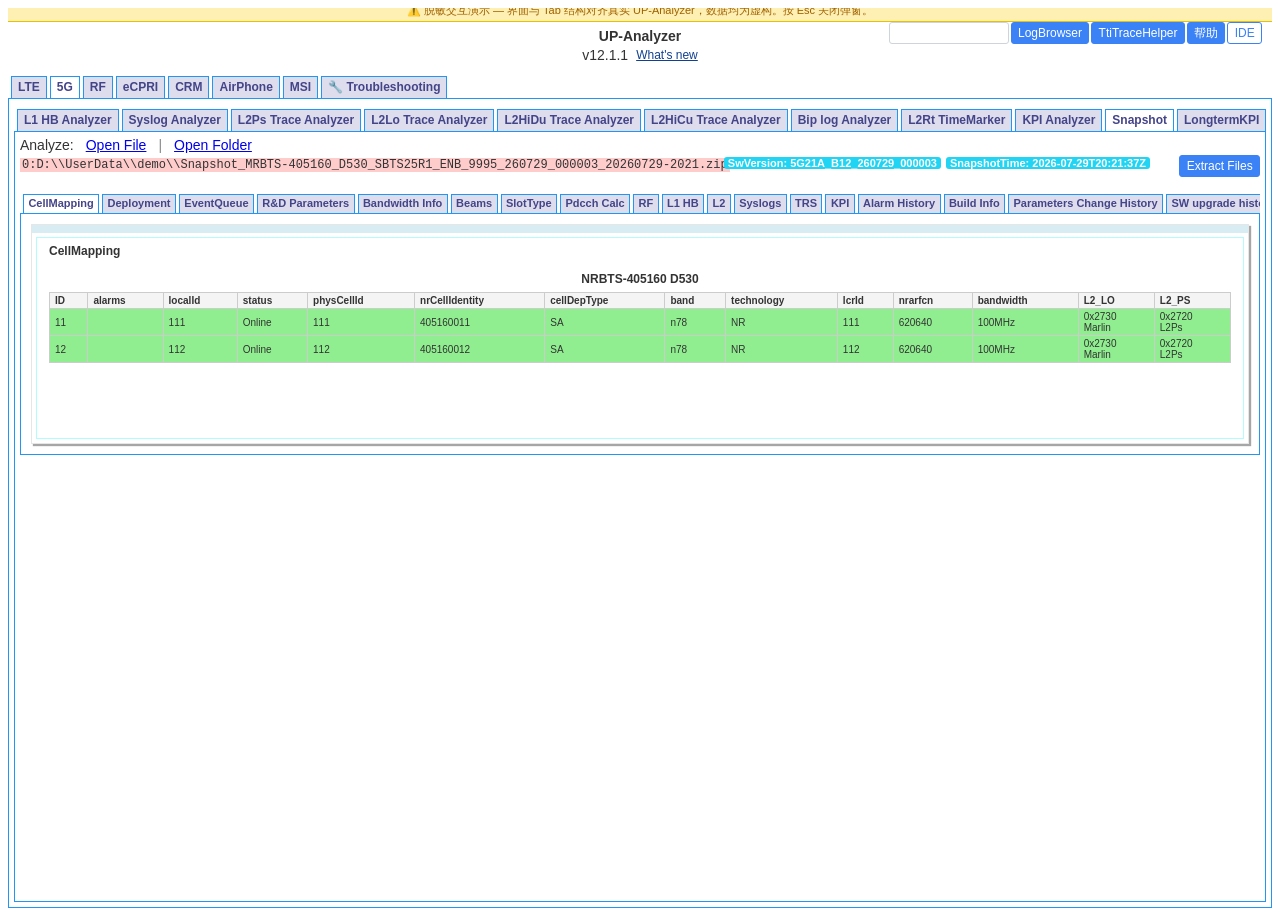
<file: demo/index.html>
<!DOCTYPE html>
<html lang="zh-CN">
<head>
  <meta charset="UTF-8">
  <meta name="viewport" content="width=device-width, initial-scale=1.0">
  <title>UP-Analyzer</title>
  <link rel="icon" href="assets/icon.png">
  <style>
    * { box-sizing: border-box; margin: 0; padding: 0; }
    html, body {
      height: 100%;
      font-family: -apple-system, BlinkMacSystemFont, "Segoe UI", Roboto, sans-serif;
      background: #fff;
      color: #333;
      font-size: 14px;
      overflow: hidden;
    }
    body { margin: 8px; display: flex; flex-direction: column; }
    #app-tabs { flex: 1; min-height: 0; display: flex; flex-direction: column; }
    #app-panels { flex: 1; min-height: 0; display: flex; flex-direction: column; }

    .demo-strip {
      background: #FEEFB3; color: #9F6000; font-size: 11px; text-align: center;
      padding: 3px; margin: -8px -8px 4px; border-bottom: 1px solid #e6c200;
    }

    .app-header { position: relative; min-height: 42px; margin-bottom: 3px; }
    .version {
      position: absolute; top: 2px; left: 50%; transform: translateX(-50%);
      display: flex; flex-direction: column; align-items: center; gap: 0; z-index: 1;
    }
    .upa-title { font-size: 14px; font-weight: bold; line-height: 1.2; }
    .version-row { display: flex; align-items: center; gap: 8px; min-height: 20px; }
    .version-row label { font-size: inherit; }
    .whats-new { font-size: 12px; color: #124191; text-decoration: underline; cursor: pointer; }
    .top-right {
      position: absolute; right: 10px; top: 0; display: flex; align-items: center;
      gap: 2px; transform: translateY(-4px); z-index: 2;
    }
    .search-box {
      border: 1px solid #ced4da; border-radius: 3px; padding: 2px 6px;
      font-size: 12px; width: 120px; height: 22px;
    }
    .p-btn {
      box-sizing: border-box; min-height: 22px; height: 22px; padding: 0 0.45rem;
      font-size: 12px; border: 1px solid #3B82F6; background: #3B82F6; color: #fff;
      border-radius: 3px; cursor: pointer; display: inline-flex; align-items: center;
    }
    .p-btn:hover { background: #2563eb; }
    .p-btn-outlined { background: #fff; color: #3B82F6; }
    .p-btn-outlined:hover { background: #eff6ff; }
    .p-btn-outlined.loaded { background: lightgreen; }

    .tabs { display: flex; flex-direction: column; flex: 1; min-height: 0; }
    .tab-list {
      border-bottom: 1px solid #2196F3; padding-left: 0; margin: 3px 0 0;
      list-style: none; white-space: nowrap; overflow-x: auto;
    }
    .tab-list-item {
      display: inline-block; margin: 2px 0 -1px 3px; border: 1px solid #2196F3;
      padding: 3px 0.5em; background: #DDE; cursor: pointer;
      font: bold 12px Verdana, sans-serif; color: #448; height: 23px; user-select: none;
    }
    .tab-list-item:hover:not(.tab-list-active) { color: #118df3; background: #AAE; border-color: #227; }
    .tab-list-item.tab-list-active { background: white; border-bottom: 1px solid white; }
    .tab-content {
      border: 1px solid #2196F3; border-top: none; padding: 5px; flex: 1;
      overflow: auto; position: relative; min-height: 0; background: #fff;
    }
    .tab-panel { display: none; height: 100%; flex-direction: column; min-height: 0; flex: 1; }
    .tab-panel.active { display: flex; }
    #panel-5g.active { position: relative; min-height: 0; flex: 1; flex-direction: column; }
    #panel-5g .spinner-mask { position: absolute; inset: 0; z-index: 50; }
    #g5-tabs { min-height: 0; flex: 1; display: flex; flex-direction: column; }
    #g5-tab-list { position: relative; z-index: 5; background: #fff; flex-shrink: 0; }
    #g5-tabs > .tab-content { position: relative; flex: 1; min-height: 0; overflow: auto; }
    .view-panel { display: none; flex-direction: column; min-height: 0; }
    .view-panel.active { display: flex; }
    .g5-panel { width: 100%; flex: 1; min-height: 0; }
    #g5-l2ps { flex: 1; min-height: 0; }
    #g5-l2ps .inner-tab-list > .tab-list { position: relative; z-index: 4; background: #fff; flex-shrink: 0; }
    #g5-l2ps .inner-tab-list { flex: 1; display: flex; flex-direction: column; min-height: 0; width: 100%; }
    #g5-l2ps .inner-tab-list > .tab-content { flex: 1; overflow: auto; min-height: 0; width: 100%; }
    #g5-l2ps .l2ps-body, #g5-l2ps .rach-sub-tabs, #g5-l2ps .l2ps-sub-tabs { width: 100%; }
    #g5-l2ps .rach-sub-body, #g5-l2ps .l2ps-sub-body { width: 100%; }
    .rach-sub-tabs { flex: 1; display: flex; flex-direction: column; min-height: 0; }
    .rach-sub-tabs > .tab-content { flex: 1; overflow: auto; min-height: 0; }
    .rach-sub-tabs .tab-list-item { font-size: 10px; height: 18px; padding: 1px 0.35em; }
    .stats-stack { padding: 0 6px 16px; width: 100%; }

    .open-row { display: flex; align-items: center; gap: 12px; margin-bottom: 4px; flex-wrap: wrap; }
    .open-file {
      font-size: 14px; font-family: Arial, Helvetica Neue, Helvetica, sans-serif;
      color: #0000ee; text-decoration: underline; cursor: pointer;
    }
    .files-block { position: relative; margin-bottom: 6px; min-height: 22px; }
    .snapshot-tags {
      position: absolute; right: 110px; top: 0; display: flex; gap: 5px; z-index: 2;
    }
    .extract-btn {
      position: absolute; right: 0; top: -2px;
    }
    .cell-mapping-title {
      text-align: center; font-weight: bold; font-size: 12px; margin: 4px 0 6px;
      font-family: Verdana, sans-serif;
    }
    .cell-mapping-scroll { overflow-x: auto; }
    .data-table.dense { font-size: 10px; white-space: nowrap; }
    .data-table.dense th, .data-table.dense td { padding: 2px 5px; }
    .data-table tr.row-online td { background: #90EE90; }
    .show-files { font: normal 12px "Courier New", Courier, Monospace; line-height: 1.4em; word-break: break-all; }
    .colored-filename { cursor: pointer; padding: 0 2px; }
    .tags { display: flex; position: absolute; right: 10px; top: 0; gap: 5px; }
    .tag-string {
      color: #fff; background-color: #21d4f3; border-radius: 3px;
      padding: 0 4px; font-weight: 700; font-size: 11px;
    }

    .item {
      box-shadow: 2px 2px 1px #a6a6a6; border: 1px solid #e6e6e6; margin: 5px;
      background: white; flex: 1; min-height: 120px; display: flex; flex-direction: column;
    }
    .handler { height: 8px; cursor: move; background-color: #d8ecf3; }
    .fieldset {
      border: 1px solid rgba(0, 242, 255, 0.3); margin: 4px; padding: 4px;
      font-family: Verdana, Geneva, Tahoma, sans-serif; font-size: smaller; flex: 1;
    }
    .fieldset-legend { padding: 2px 8px; font-weight: bold; font-size: 12px; color: #333; }
    .fieldset-body { padding: 8px; }

    .data-table { width: 100%; border-collapse: collapse; font-size: 12px; font-family: Verdana, sans-serif; }
    .data-table th, .data-table td { border: 1px solid #ccc; padding: 4px 8px; text-align: left; }
    .data-table th { background: #f4f4f4; }

    .chart-area { padding: 12px; font-family: Verdana, sans-serif; }
    .chart-title { font-weight: bold; font-size: 13px; margin-bottom: 12px; }
    .bar-row { display: flex; align-items: flex-end; gap: 32px; height: 180px; padding: 0 20px; }
    .bar-group { text-align: center; }
    .bars { display: flex; gap: 4px; align-items: flex-end; height: 140px; }
    .bar { width: 28px; border-radius: 2px 2px 0 0; transition: height 0.5s; }
    .bar.ok { background: #4CAF50; }
    .bar.nok { background: #f44336; }
    .bar-label { font-size: 11px; margin-top: 6px; color: #555; }

    .isa_info {
      margin: 6px 0; padding: 8px 12px; border-radius: 0.5em; box-shadow: 1px 1px 3px #888;
      color: #00529B; background-color: #BDE5F8; font-size: 12px;
    }
    .spinner-mask {
      display: none; position: absolute; inset: 0; background: rgba(255,255,255,0.7);
      align-items: center; justify-content: center; z-index: 50;
      font: bold 13px Verdana, sans-serif; color: #2196F3;
    }
    .spinner-mask.show { display: flex; }

    .inner-tab-list { margin-top: 4px; }
    .inner-tab-list .tab-list-item { font-size: 11px; height: 20px; padding: 2px 0.4em; }
    .rule-hit { color: #c62828; }
    .rule-ok { color: #2e7d32; }
    .mono { font: 12px Consolas, "Courier New", monospace; line-height: 1.55; }

    /* visual mocks */
    .heatmap {
      display: grid; grid-template-columns: repeat(14, 1fr); gap: 2px; max-width: 420px;
    }
    .heatmap span {
      aspect-ratio: 1; border-radius: 2px; min-width: 18px;
    }
    .sparkline { display: flex; align-items: flex-end; gap: 2px; height: 48px; margin-top: 8px; }
    .sparkline i {
      flex: 1; background: #2196F3; border-radius: 1px 1px 0 0; min-width: 4px;
    }
    .beam-grid {
      display: grid; grid-template-columns: repeat(8, 28px); gap: 3px; margin-top: 8px;
    }
    .beam-cell {
      width: 28px; height: 28px; border-radius: 3px; font-size: 9px;
      display: flex; align-items: center; justify-content: center; color: #fff;
    }
    .pcap-list { max-height: 200px; overflow: auto; }
    .link-list { font-size: 13px; line-height: 1.8; padding: 8px 16px; }
    .link-list h3 { font-size: 14px; margin: 12px 0 6px; color: #124191; }
    .link-list a { color: #0000ee; }

    /* L2Ps TTI trace charts */
    .l2ps-files { min-height: 20px; margin-bottom: 4px; }
    .tti-toolbar { display: flex; gap: 6px; justify-content: flex-end; margin: 4px 0 6px; flex-wrap: wrap; }
    .tti-toolbar .preview-on { background: #90EE90 !important; border-color: #4CAF50 !important; color: #1b5e20 !important; }
    .tti-chart-block { border: 1px solid #d0d0d0; margin: 6px 4px; background: #fff; }
    .tti-chart-head {
      display: flex; align-items: center; gap: 6px; padding: 4px 8px;
      border-bottom: 1px solid #eee; font-size: 11px; flex-wrap: wrap;
    }
    .tti-chart-head select { font-size: 11px; padding: 1px 4px; }
    .tti-chart-title { font-weight: bold; margin-left: auto; font-size: 12px; }
    .tti-chart-wrap {
      position: relative; margin: 8px 12px 4px; border-left: 1px solid #ccc; border-bottom: 1px solid #ccc;
      background: linear-gradient(to bottom, transparent 24%, #f5f5f5 24%, #f5f5f5 25%, transparent 25%, transparent 49%, #f5f5f5 49%, #f5f5f5 50%, transparent 50%, transparent 74%, #f5f5f5 74%, #f5f5f5 75%);
    }
    .tti-chart-bars { display: flex; align-items: flex-end; gap: 0; height: 100%; padding: 0 2px; }
    .tti-chart-bars span { flex: 1; min-width: 2px; background: #FF8C00; opacity: 0.88; }
    .tti-chart-bars.blue-area span { background: #42a5f5; opacity: 0.9; }
    .tti-chart-legend { font-size: 10px; color: #42a5f5; padding: 2px 12px 4px; font-family: Verdana, sans-serif; }
    .tti-chart-popup { float: right; font-size: 10px; color: #3B82F6; padding: 4px 8px; cursor: pointer; }
    .tti-marker {
      position: absolute; top: 0; bottom: 18px; width: 0; border-left: 2px dashed #e53935; z-index: 2; pointer-events: none;
    }
    .tti-xaxis {
      display: flex; justify-content: space-between; font-size: 10px; color: #666;
      padding: 2px 12px 6px; font-family: Verdana, sans-serif;
    }
    .tti-subcell-wrap {
      position: relative; margin: 8px 12px 4px; height: 100px; border-left: 1px solid #ccc; border-bottom: 1px solid #ccc;
      background: #fafafa;
    }
    .tti-subcell-bands {
      display: flex; height: 70%; margin-top: 12px; align-items: stretch;
    }
    .tti-subcell-bands div {
      flex: 1; border-right: 1px solid #ddd; display: flex; align-items: center; justify-content: center;
      font-size: 9px; color: #888;
    }
    .tti-subcell-line {
      position: absolute; left: 0; right: 0; top: 55%; height: 2px; background: #FF8C00;
    }
    .l2ps-sub-tabs { margin-top: 2px; }
    .l2ps-sub-tabs .tab-list-item { font-size: 10px; height: 18px; padding: 1px 0.35em; }

    /* Statistics heatmap tables (DL/Statistics) */
    .selected-range {
      font-size: 11px; margin: 4px 8px 2px; font-family: Verdana, sans-serif; color: #333;
    }
    .range-times { display: flex; gap: 12px; flex-wrap: wrap; margin-top: 4px; font-size: 10px; color: #555; }
    .range-times span { padding: 2px 6px; background: #e3f2fd; border-radius: 2px; }
    .range-bar {
      position: relative; height: 22px; margin: 4px 12px 8px; border: 1px solid #b0bec5;
      background: linear-gradient(to bottom, #fafafa, #eceff1); border-radius: 2px;
    }
    .range-bar-fill {
      position: absolute; top: 3px; bottom: 3px; left: 8%; right: 18%;
      background: linear-gradient(to bottom, #64b5f6, #42a5f5); border: 1px solid #1e88e5;
      border-radius: 2px; opacity: 0.85;
    }
    .range-bar-tick {
      position: absolute; top: 0; bottom: 0; width: 0; border-left: 1px dashed #e53935;
    }
    .stats-block { margin: 8px 0 14px; width: 100%; border: 1px solid #d0d0d0; background: #fff; padding-bottom: 4px; }
    .stats-title { font-weight: bold; font-size: 12px; text-align: center; margin-bottom: 4px; font-family: Verdana, sans-serif; }
    .stats-scroll { overflow-x: auto; width: 100%; }
    .stats-heatmap { border-collapse: collapse; font-size: 9px; font-family: Verdana, sans-serif; width: 100%; min-width: 680px; table-layout: fixed; }
    .stats-heatmap th, .stats-heatmap td { border: 1px solid #bbb; padding: 0; text-align: center; height: 18px; overflow: hidden; }
    .stats-heatmap th { background: #f4f4f4; font-weight: normal; padding: 2px 0; }
    .stats-heatmap td.has-bar { text-align: left; vertical-align: middle; }
    .cell-bar-wrap { display: flex; align-items: center; height: 16px; padding: 0 2px; gap: 2px; }
    .cell-bar-fill { display: inline-block; height: 12px; min-width: 3px; border-radius: 1px; }
    .cell-bar-fill.green { background: #04b404; }
    .cell-bar-fill.purple { background: #7b68ee; }
    .cell-bar-fill.orange { background: #ff9800; }
    .cell-bar-num { font-size: 8px; color: #333; white-space: nowrap; }
    .stats-heatmap th { background: #f4f4f4; font-weight: normal; }
    .stats-heatmap td.cell-high { color: #fff; font-size: 8px; }
    .stats-heatmap td.cell-low { background: #f8f8f8 !important; color: #444; }
    .stats-heatmap .avg-col { background: #ffcc80 !important; color: #333 !important; font-weight: bold; }
    .stats-heatmap .total-col { background: #ffcc80 !important; color: #333 !important; font-weight: bold; }
    .stats-heatmap tr.avg-row th, .stats-heatmap tr.avg-row td { background: #e1bee7 !important; font-weight: bold; color: #333; }
    .stats-heatmap td.cell-empty { background: #fff !important; color: transparent; }
    .stats-heatmap td.cell-mid { color: #fff; font-size: 8px; background: #7b68ee !important; }
    .stats-block-head { display: flex; align-items: center; justify-content: center; gap: 8px; margin-bottom: 2px; position: relative; }
    .stats-block-head .stats-title { margin: 0; flex: 1; text-align: center; }
    .stats-icons { position: absolute; right: 8px; display: flex; gap: 4px; font-size: 11px; color: #666; cursor: pointer; }

    /* Scheduling CsvTable (5G_Schedule_Table.json) */
    .sched-scroll { overflow: auto; max-height: 420px; margin: 4px; border: 1px solid #ccc; }
    .sched-table { border-collapse: collapse; font-size: 9px; font-family: Verdana, sans-serif; white-space: nowrap; }
    .sched-table th { background: #f0f0f0; border: 1px solid #bbb; padding: 3px 5px; position: sticky; top: 0; z-index: 1; font-weight: normal; }
    .sched-table td { border: 1px solid #ddd; padding: 2px 4px; }
    .sched-table tr.row-hl td { background: #A4E5A4; }
    .sched-table tr.row-nack td { background: #F5F692; }
    .sched-table .col-name { color: #0000ee; font-weight: bold; }

    /* overlays */
    .lb-overlay, .ide-overlay {
      display: none; position: fixed; inset: 0; background: rgba(0,0,0,0.35);
      z-index: 90; align-items: center; justify-content: center;
    }
    .lb-overlay.show, .ide-overlay.show { display: flex; z-index: 100; }
    .lb-window {
      width: 88%; max-width: 960px; height: 72%; background: #fff; border-radius: 4px;
      overflow: hidden; display: flex; flex-direction: column; box-shadow: 0 8px 32px rgba(0,0,0,0.3);
    }
    .lb-titlebar {
      background: #f0f0f0; padding: 6px 12px; font-size: 12px;
      display: flex; justify-content: space-between; align-items: center; border-bottom: 1px solid #ccc;
    }
    .lb-toolbar { padding: 6px 10px; border-bottom: 1px solid #e0e0e0; display: flex; gap: 6px; align-items: center; font-size: 12px; }
    .lb-filter { flex: 1; border: 1px solid #ced4da; border-radius: 3px; padding: 3px 8px; font-family: Consolas, monospace; font-size: 12px; }
    .lb-body { flex: 1; overflow: auto; padding: 8px 12px; font: 12px Consolas, monospace; line-height: 1.5; background: #fafafa; }
    .lb-hl { background: #fff3cd; }
    .ide-window {
      width: 92%; max-width: 1100px; height: 80%; background: #1e1e1e; border-radius: 6px;
      overflow: hidden; display: flex; flex-direction: column; box-shadow: 0 8px 32px rgba(0,0,0,0.4);
    }
    .ide-titlebar { background: #323233; color: #ccc; padding: 6px 12px; font-size: 12px; display: flex; justify-content: space-between; align-items: center; }
    .ide-body { display: flex; flex: 1; overflow: hidden; }
    .ide-sidebar { width: 48px; background: #252526; display: flex; flex-direction: column; align-items: center; padding-top: 8px; gap: 12px; font-size: 20px; }
    .ide-main { flex: 1; display: flex; flex-direction: column; }
    .ide-tabs { background: #2d2d2d; display: flex; padding: 0 8px; font-size: 12px; color: #969696; }
    .ide-tab { padding: 8px 16px; border-top: 2px solid transparent; }
    .ide-tab.active { color: #fff; background: #1e1e1e; border-top-color: #007acc; }
    .ide-chat { flex: 1; padding: 12px; overflow-y: auto; font-family: Consolas, monospace; font-size: 12px; color: #d4d4d4; }
    .ide-msg { margin-bottom: 12px; line-height: 1.5; }
    .ide-msg.user { color: #9cdcfe; }
    .ide-msg.agent { color: #ce9178; }
    .ide-msg code { color: #b5cea8; background: #2d2d2d; padding: 1px 4px; }
    .ide-close { background: none; border: none; color: #ccc; cursor: pointer; font-size: 16px; }
  </style>
</head>
<body>
  <div class="demo-strip">⚠️ 脱敏交互演示 — 界面与 Tab 结构对齐真实 UP-Analyzer，数据均为虚构。按 Esc 关闭弹窗。</div>

  <div class="app-header">
    <div class="version">
      <div class="upa-title">UP-Analyzer</div>
      <div class="version-row"><label>v12.1.1</label><span class="whats-new">What's new</span></div>
    </div>
    <div class="top-right">
      <input class="search-box" placeholder="" readonly title="Search">
      <button class="p-btn" onclick="showLogBrowser()">LogBrowser</button>
      <button class="p-btn">TtiTraceHelper</button>
      <button class="p-btn">帮助</button>
      <button class="p-btn p-btn-outlined" onclick="showIdeDemo()">IDE</button>
    </div>
  </div>

  <div class="tabs" id="app-tabs">
    <ol class="tab-list" id="app-tab-list"></ol>
    <div class="tab-content" id="app-panels"></div>
  </div>

  <div class="lb-overlay" id="lb-overlay">
    <div class="lb-window">
      <div class="lb-titlebar"><span>Log Browser Lite</span><button class="ide-close" onclick="hideLogBrowser()" style="color:#333">✕</button></div>
      <div class="lb-toolbar"><span>过滤：</span><input class="lb-filter" value="ERROR|WARN|L2_PS" readonly><button class="p-btn" style="font-size:11px">搜索</button></div>
      <div class="lb-body mono">
        <span style="color:#888">12:00:01</span> [INFO] L2_PS scheduler init OK<br>
        <span style="color:#888">12:00:02</span> <span class="lb-hl" style="color:#c62828">[WARN]</span> <span class="lb-hl">L2_PS</span> UE-42 HARQ NACK x3<br>
        <span style="color:#888">12:00:03</span> <span class="lb-hl" style="color:#c62828">[ERROR]</span> <span class="lb-hl">L2_PS</span> PDCCH CCE pool exhausted<br>
      </div>
    </div>
  </div>

  <div class="ide-overlay" id="ide-overlay">
    <div class="ide-window">
      <div class="ide-titlebar"><span>Cursor — UP-Analyzer 插件</span><button class="ide-close" onclick="hideIdeDemo()">✕</button></div>
      <div class="ide-body">
        <div class="ide-sidebar"><span>📁</span><span>🔍</span><span>🤖</span></div>
        <div class="ide-main">
          <div class="ide-tabs"><div class="ide-tab">code.cpp</div><div class="ide-tab active">智能体</div></div>
          <div class="ide-chat">
            <div class="ide-msg user">&gt; /upa-status</div>
            <div class="ide-msg agent">✓ 1 个可达实例 · 38 个已解析模块</div>
            <div class="ide-msg user">&gt; 对比 COUNTER_AVAIL_CH</div>
            <div class="ide-msg agent">OK：568,425,464 · NOK：534,669,170 · <span style="color:#f48771">Δ −5.94%</span></div>
          </div>
        </div>
      </div>
    </div>
  </div>

  <script>
  (function () {
    const FILE_COLORS = ['#FFCCCC','#CCFFCC','#CCCCFF','#FFFFCC','#FFCCFF','#CCFFFF'];
    const SYNTHETIC_FILES = [
      'D:\\\\UserData\\\\demo\\\\Snapshot_MRBTS-405160_D530_SBTS25R1_ENB_9995_260729_000003_20260729-2021.zip',
    ];
    const DEMO_SW_VERSION = '5G21A_B12_260729_000003';
    const DEMO_SNAPSHOT_TIME = '2026-07-29T20:21:37Z';

    function openRow() {
      return '<div class="open-row"><span>Analyze:</span><span class="open-file" data-action="load">Open File</span><span style="color:#888">|</span><span class="open-file" data-action="load">Open Folder</span></div>';
    }
    function denseTable(headers, rows, greenRows) {
      const th = headers.map(h => '<th>' + h + '</th>').join('');
      const tr = rows.map((r, i) => {
        const cls = greenRows && greenRows[i] ? ' class="row-online"' : '';
        return '<tr' + cls + '>' + r.map(c => '<td>' + c + '</td>').join('') + '</tr>';
      }).join('');
      return '<table class="data-table dense"><tr>' + th + '</tr>' + tr + '</table>';
    }
    function item(legend, body, minH) {
      return '<div class="item" style="min-height:' + (minH || 140) + 'px"><div class="handler"></div><div class="fieldset"><div class="fieldset-legend">' + legend + '</div><div class="fieldset-body">' + body + '</div></div></div>';
    }
    function table(headers, rows) {
      const th = headers.map(h => '<th>' + h + '</th>').join('');
      const tr = rows.map(r => '<tr>' + r.map(c => '<td>' + c + '</td>').join('') + '</tr>').join('');
      return '<table class="data-table"><tr>' + th + '</tr>' + tr + '</table>';
    }
    function heatmap(cols, rows, fn) {
      let h = '<div class="heatmap" style="grid-template-columns:repeat(' + cols + ',1fr)">';
      for (let i = 0; i < cols * rows; i++) h += '<span style="background:' + fn(i) + '"></span>';
      return h + '</div>';
    }
    function sparkline(heights) {
      return '<div class="sparkline">' + heights.map(h => '<i style="height:' + h + '%"></i>').join('') + '</div>';
    }
    function beamGrid() {
      const vals = [12,45,78,92,88,65,34,21, 18,52,81,95,90,70,40,25, 8,38,72,85,80,58,28,15, 5,22,48,60,55,42,18,10];
      return '<div class="beam-grid">' + vals.map((v,i) => {
        const c = 'hsl(210,' + v + '%,' + (35 + v*0.35) + '%)';
        return '<div class="beam-cell" style="background:' + c + '">' + (i+1) + '</div>';
      }).join('') + '</div>';
    }

    /* Snapshot tabs — from tools/5G/Snapshot/Main.py + common configurations */
    const SNAP_TAB_LABELS = [
      'CellMapping', 'Deployment', 'EventQueue', 'R&D Parameters', 'Bandwidth Info',
      'Beams', 'SlotType', 'Pdcch Calc', 'RF', 'L1 HB', 'L2', 'Syslogs', 'TRS', 'KPI',
      'Alarm History', 'Build Info', 'Parameters Change History', 'SW upgrade history', 'WebEM'
    ];

    function snapSlug(label) {
      return label.toLowerCase().replace(/&/g, '').replace(/[^a-z0-9]+/g, '-').replace(/^-|-$/g, '');
    }

    function cellMappingView() {
      const cols = ['ID','alarms','localId','status','physCellId','nrCellIdentity','cellDepType','band','technology','lcrId','nrarfcn','bandwidth','L2_LO','L2_PS'];
      const rows = [
        ['11','','111','Online','111','405160011','SA','n78','NR','111','620640','100MHz','0x2730<br>Marlin','0x2720<br>L2Ps'],
        ['12','','112','Online','112','405160012','SA','n78','NR','112','620640','100MHz','0x2730<br>Marlin','0x2720<br>L2Ps'],
      ];
      return '<div class="cell-mapping-title">NRBTS-405160 D530</div><div class="cell-mapping-scroll">' +
        denseTable(cols, rows, [true, true]) + '</div>';
    }

    function snapViewContent(label) {
      switch (label) {
        case 'CellMapping': return cellMappingView();
        case 'Deployment': return denseTable(['poolId','nodeId','cellId','role'], [['10','0x224D Loki','111','DL+UL'],['13','0x225D Loki','112','DL+UL']], [true, true]);
        case 'EventQueue': return '<div class="mono">EQ-001 · Cell setup complete · 2026-07-29 20:15:02<br>EQ-002 · Carrier activate · 2026-07-29 20:16:11</div>';
        case 'R&D Parameters': return denseTable(['RD param','value'], [['rdUlSrsLogMask','1'],['rdDlSrsLogControl','1']], [false, false]);
        case 'Bandwidth Info': return denseTable(['lcrId','DL BW','UL BW','SCS'], [['111','100 MHz','100 MHz','30 kHz'],['112','100 MHz','100 MHz','30 kHz']], [true, true]);
        case 'Beams': return beamGrid() + '<p style="font-size:11px;color:#888;margin-top:6px">SS / IRC / DFT / PMI beam views</p>';
        case 'SlotType': return denseTable(['Slot','DL type','UL type','k1'], [['0','SLOT_TYPE_B5','SLOT_TYPE_C4','4'],['1','SLOT_TYPE_B5','SLOT_TYPE_C4','4']], [true, true]);
        case 'Pdcch Calc': return '<div class="mono">lcrId 111 · search_space: dedicated(1) · UE-Specific(8)<br>CCE candidates: PRB 12–15, 16–19 …</div>';
        case 'RF': return '<div class="isa_info" style="margin:0 0 6px">RF|Syslog · bfcali calibration decode</div>' + denseTable(['RMOD','chain','subband','amplitude'], [['RMOD_L-1','RX_1','3','0.82'],['RMOD_L-1','RX_2','3','0.79']], [true, true]);
        case 'L1 HB': return sparkline([20,35,42,38,45,52,48,40,35,30,38,44,50,46]) + '<p style="font-size:11px;color:#888;margin-top:6px">SRS History Buffer SNR</p>';
        case 'L2': return '<div class="mono">L2Rt TimeMarker · L2Hb Trace · <a href="#" class="jump-l2ps">L2Ps Trace</a> · L2Lo · L2HiDu · L2HiCu</div>';
        case 'Syslogs': return '<div class="mono">[Current] L2_PS scheduler init OK<br>[Before Reset] RF calibration completed<br>[KnownIssues] —</div>';
        case 'TRS': return denseTable(['TRS param','value'], [['trsPeriodicity','20ms'],['trsResource','slot 4']], [false, false]);
        case 'KPI': return denseTable(['Counter','NRCELL-111','NRCELL-112'], [['COUNTER_AVAIL_CH','568,425,464','412,003,221'],['COUNTER_USED_CH','498,221,100','380,112,004']], [false, false]);
        case 'Alarm History': return denseTable(['Time','Alarm','Severity'], [['20:10:01','7747','Minor'],['20:12:44','—','—']], [false, false]);
        case 'Build Info': return denseTable(['Component','Version','Build'], [['L2-PS','25R1','B12_260729'],['L1-HB','25R1','B12_260729'],['RF','25R1','B12_260728']], [false, false, false]);
        case 'Parameters Change History': return '<div class="mono">2026-07-28 · actDlMuMimo: false → true (NRCELL-111)</div>';
        case 'SW upgrade history': return '<div class="mono">2026-07-20 · B12_260715 → B12_260729</div>';
        case 'WebEM': return '<div style="border:1px solid #ccc;height:140px;background:#f8f9fa;display:flex;align-items:center;justify-content:center;color:#666;font-size:12px">WebEM · ADMIN.html embedded preview</div>';
        default: return '<div class="mono">' + label + ' view</div>';
      }
    }

    function snapshotFileBar() {
      return '<div class="files-block" id="files-block">' +
        '<div class="snapshot-tags"><span class="tag-string">SwVersion: ' + DEMO_SW_VERSION + '</span><span class="tag-string">SnapshotTime: ' + DEMO_SNAPSHOT_TIME + '</span></div>' +
        '<button class="p-btn extract-btn">Extract Files</button>' +
        '<div class="show-files" id="file-list"><span class="colored-filename" style="background:#FFCCCC">0:' + SYNTHETIC_FILES[0] + '</span></div></div>';
    }

    function snapshotPanel() {
      const snapTabs = SNAP_TAB_LABELS.map((label, i) => {
        const slug = snapSlug(label);
        return '<li class="tab-list-item' + (i === 0 ? ' tab-list-active' : '') + '" data-snap="' + slug + '">' + label + '</li>';
      }).join('');
      const bodies = SNAP_TAB_LABELS.map((label, i) => {
        const slug = snapSlug(label);
        return '<div class="snap-body" data-snap-body="' + slug + '" style="display:' + (i === 0 ? 'block' : 'none') + '">' +
          item(label, snapViewContent(label), label === 'CellMapping' ? 220 : 160) + '</div>';
      }).join('');
      return '<div class="view-panel" data-view="snapshot">' + openRow() + snapshotFileBar() +
        '<div class="tabs inner-tab-list" id="snap-tabs"><ol class="tab-list snap-tab-list">' + snapTabs + '</ol><div class="tab-content">' + bodies + '</div></div></div>';
    }

    const L2PS_TABS = ['DL','UL','PDCCH','RACH','BwpSwitch','DPA','PagingOrSib','PmCounter','DRX','DSS','Scheduling','UE Table','AutoAnalyzer','Troubleshooting'];
    const L2PS_DL_SUB = ['Cell','Inter Cells','UE Overall','UE Per Second','UE Per TTI','UE Location','Statistics','ApsCorrelation','CPU Load','EIRP','L1Pooling','L2Pooling','MAX HARQ Table','Slice'];

    function l2psOpenRow() {
      return '<div class="open-row"><span>Analyze:</span><span class="open-file">Open CSV Files</span><span style="color:#888">|</span><span class="open-file">Open .bin/.pcap Files</span><span style="color:#888">|</span><span class="open-file">Open .bin/.pcap Files as json</span></div>';
    }

    function l2psFileBar() {
      return '<div class="files-block l2ps-files"><div class="snapshot-tags" style="right:0">' +
        '<span class="tag-string">SwVersion: SBTS23R3_ENB_9999_230515_000001</span>' +
        '<span class="tag-string">SHA1: 34007f11240e...</span><span class="tag-string">No Beam Info</span></div>' +
        '<div class="show-files"><span class="colored-filename" style="background:#CCFFCC">1:C:\\\\Users\\\\demo\\\\20210713_1740_TTI.bin.87.dlAndUl__all.csv</span></div></div>';
    }

    function ttiChartHead(title) {
      return '<div class="tti-chart-head"><select><option>lines</option></select><select><option>tti</option><option>10ms</option><option>100ms</option><option>second</option></select>' +
        '<select><option>no second chart added</option></select><span class="tti-chart-title">' + title + '</span></div>';
    }

    function ttiSpikeChart(height, seed) {
      let bars = '';
      for (let i = 0; i < 140; i++) {
        let h = 2;
        if (i > 60 && i < 100) h = 15 + ((seed + i * 7) % 80);
        else if ((seed + i) % 11 === 0) h = 8 + ((seed + i * 3) % 25);
        bars += '<span style="height:' + h + '%"></span>';
      }
      return '<div class="tti-chart-wrap" style="height:' + height + 'px"><div class="tti-marker" style="left:44%"></div><div class="tti-marker" style="left:58%"></div>' +
        '<div class="tti-chart-bars">' + bars + '</div></div>' +
        '<div class="tti-xaxis"><span>20:15:30</span><span>20:15:40</span><span>20:15:50</span><span>20:16:00</span><span>20:16:10</span><span>20:16:20</span><span>20:16:30</span></div>';
    }

    function ttiSubcellChart() {
      const colors = ['#fce4ec','#f3e5f5','#e8eaf6','#e3f2fd','#e0f2f1','#f1f8e9','#fff8e1','#fbe9e7','#efebe9','#eceff1','#e8f5e9','#fff3e0','#f9fbe7'];
      const bands = colors.map((c, i) => '<div style="background:' + c + '">' + i + '</div>').join('');
      return '<div class="tti-subcell-wrap"><div class="tti-marker" style="left:44%"></div><div class="tti-marker" style="left:58%"></div><div class="tti-subcell-bands">' + bands + '</div><div class="tti-subcell-line"></div></div>' +
        '<div class="tti-xaxis"><span>20:15:30</span><span>20:15:40</span><span>20:15:50</span><span>20:16:00</span><span>20:16:10</span><span>20:16:20</span><span>20:16:30</span></div>';
    }

    function ttiAreaChart(height, seed) {
      let bars = '';
      for (let i = 0; i < 140; i++) {
        let h = 2;
        if (i > 58) h = 48 + ((seed + i * 5) % 45);
        else if (i > 48) h = 12 + ((seed + i * 3) % 20);
        bars += '<span style="height:' + h + '%"></span>';
      }
      return '<div class="tti-chart-wrap" style="height:' + height + 'px"><div class="tti-marker" style="left:44%"></div><div class="tti-marker" style="left:58%"></div>' +
        '<div class="tti-chart-bars blue-area">' + bars + '</div></div>' +
        '<div class="tti-chart-legend">ulFdSchedData numOfPrb</div>' +
        '<div class="tti-xaxis"><span>20:15:30</span><span>20:15:40</span><span>20:15:50</span><span>20:16:00</span><span>20:16:10</span><span>20:16:20</span><span>20:16:30</span></div>';
    }

    function ttiShavedChart() {
      const colors = ['#fce4ec','#f3e5f5','#e8eaf6','#e3f2fd','#e0f2f1','#f1f8e9','#fff8e1','#fbe9e7','#efebe9','#eceff1','#e8f5e9','#fff3e0','#f9fbe7'];
      const vals = [0, 1, 0, 2, 0, 0, 1, 0, 3, 0, 1, 0, 2];
      const bands = colors.map((c, i) => {
        const n = vals[i % vals.length];
        return '<div style="background:' + c + ';opacity:0.75;font-size:8px;color:#666">' + (n || '') + '</div>';
      }).join('');
      return '<div class="tti-subcell-wrap" style="height:110px"><div class="tti-marker" style="left:44%"></div><div class="tti-marker" style="left:58%"></div><div class="tti-subcell-bands">' + bands + '</div><div class="tti-subcell-line" style="background:#42a5f5;opacity:0.35"></div></div>' +
        '<div class="tti-chart-legend">ulFdSchedData rrmNumOfPrbShaved</div>' +
        '<div class="tti-xaxis"><span>20:15:30</span><span>20:15:40</span><span>20:15:50</span><span>20:16:00</span><span>20:16:10</span><span>20:16:20</span><span>20:16:30</span></div>';
    }

    function dlCellView() {
      return '<div class="tti-toolbar">' +
        '<button class="p-btn preview-on">Preview Enabled</button>' +
        '<button class="p-btn p-btn-outlined">Expand All</button><button class="p-btn p-btn-outlined">Collapse All</button><button class="p-btn p-btn-outlined">Save Page</button></div>' +
        '<div class="tti-chart-block">' + ttiChartHead('dlFdSchedData numOfPrb') + ttiSpikeChart(130, 42) + '</div>' +
        '<div class="tti-chart-block">' + ttiChartHead('dlTdSchedSubcellData numOfPrb') + ttiSubcellChart() + '<span class="tti-chart-popup">Popup Expand</span></div>';
    }

    function ulCellView() {
      return '<div class="tti-toolbar">' +
        '<button class="p-btn preview-on">Preview Enabled</button>' +
        '<button class="p-btn p-btn-outlined">Expand All</button><button class="p-btn p-btn-outlined">Collapse All</button><button class="p-btn p-btn-outlined">Save Page</button></div>' +
        '<div class="tti-chart-block">' + ttiChartHead('ulFdSchedData numOfPrb') + ttiAreaChart(130, 63) + '<span class="tti-chart-popup">Popup Expand</span></div>' +
        '<div class="tti-chart-block">' + ttiChartHead('ulFdSchedData rrmNumOfPrbShaved') + ttiShavedChart() + '<span class="tti-chart-popup">Popup Expand</span></div>';
    }

    function heatColor(v) {
      if (v > 0.88) return '#04b404';
      if (v > 0.72) return '#2ebd2e';
      if (v > 0.55) return '#52cb54';
      if (v > 0.35) return '#8fdc91';
      if (v > 0.15) return '#c8ecc9';
      return '#f5f5f5';
    }

    function statsCell(seed, r, c, mode) {
      const hash = (seed + r * 17 + c * 31) % 100;
      const sparse = hash < 7 || (r === 14 && c === 3) || (r === 22 && c === 7);
      if (sparse) {
        const disp = (0.86 + (hash % 6) * 0.01).toFixed(2);
        return { disp, norm: 0.12, cls: 'cell-low' };
      }
      if (mode === 'prb') {
        const disp = (48 + (hash % 74)).toFixed(0);
        return { disp, norm: 0.75 + (hash % 20) / 100, cls: 'cell-high' };
      }
      const disp = (2.45 + (hash % 36) / 100).toFixed(2);
      return { disp, norm: 0.82 + (hash % 18) / 100, cls: 'cell-high' };
    }

    function statsHeatmapTable(title, rowCount, colCount, seed, mode) {
      let html = '<div class="stats-block"><div class="stats-title">' + title + '</div><div class="stats-scroll"><table class="stats-heatmap"><tr><th></th>';
      for (let c = 0; c < colCount; c++) html += '<th>' + c + '</th>';
      html += '<th class="avg-col">avg</th></tr>';
      const rowAvgs = [];
      for (let r = 0; r < rowCount; r++) {
        html += '<tr><th>' + r + '</th>';
        let rowSum = 0;
        for (let c = 0; c < colCount; c++) {
          const cell = statsCell(seed, r, c, mode || 'schedule');
          rowSum += parseFloat(cell.disp);
          html += '<td class="' + cell.cls + '" style="background:' + heatColor(cell.norm) + '">' + cell.disp + '</td>';
        }
        const rowAvg = (rowSum / colCount).toFixed(mode === 'prb' ? 0 : 2);
        rowAvgs.push(parseFloat(rowAvg));
        html += '<td class="avg-col">' + rowAvg + '</td></tr>';
      }
      html += '<tr class="avg-row"><th>avg</th>';
      for (let c = 0; c < colCount; c++) {
        let colSum = 0;
        for (let r = 0; r < rowCount; r++) colSum += parseFloat(statsCell(seed, r, c, mode || 'schedule').disp);
        html += '<td>' + (colSum / rowCount).toFixed(mode === 'prb' ? 0 : 2) + '</td>';
      }
      const grand = (rowAvgs.reduce((a, b) => a + b, 0) / rowAvgs.length).toFixed(mode === 'prb' ? 0 : 2);
      html += '<td class="avg-col">' + grand + '</td></tr></table></div></div>';
      return html;
    }

    function statsRangeBar() {
      return '<div class="range-bar"><div class="range-bar-fill"></div>' +
        '<div class="range-bar-tick" style="left:12%"></div><div class="range-bar-tick" style="left:44%"></div><div class="range-bar-tick" style="left:58%"></div></div>';
    }

    function statisticsView() {
      return '<div class="tti-toolbar">' +
        '<button class="p-btn preview-on">Preview Enabled</button>' +
        '<button class="p-btn p-btn-outlined">Expand All</button><button class="p-btn p-btn-outlined">Collapse All</button><button class="p-btn p-btn-outlined">Save Page</button></div>' +
        '<div class="selected-range"><b>Selected Range:</b><div class="range-times">' +
        '<span>2026-07-29 20:13:33</span><span>2026-07-29 20:16:05</span><span>2026-07-29 20:16:17</span></div></div>' +
        statsRangeBar() +
        statsHeatmapTable('Average Schedule Count Table', 32, 10, 42, 'schedule') +
        statsHeatmapTable('Average Used PRBs Table', 32, 10, 173, 'prb');
    }

    function rachCell(seed, r, c, mode) {
      const hash = (seed + r * 13 + c * 29) % 100;
      if (hash < 18) return { html: '', num: 0 };
      let val, disp, barCls = 'green';
      if (mode === 'power') {
        val = -118 + (hash % 26);
        disp = val.toFixed(1);
        barCls = hash % 7 === 0 ? 'orange' : 'green';
      } else if (mode === 'ta') {
        val = hash % 160;
        disp = String(val);
        barCls = hash % 5 === 0 ? 'purple' : 'green';
      } else {
        val = 1 + (hash % 7);
        disp = String(val);
        barCls = hash % 6 === 0 ? 'purple' : 'green';
      }
      const width = 28 + (hash % 65);
      const html = '<div class="cell-bar-wrap"><span class="cell-bar-fill ' + barCls + '" style="width:' + width + '%"></span>' +
        (hash % 3 === 0 ? '<span class="cell-bar-num">' + disp + '</span>' : '') + '</div>';
      return { html, num: typeof val === 'number' ? val : parseFloat(val), barCls };
    }

    function rachStatsTable(title, seed, mode) {
      const rowCount = 4, colCount = 10;
      let html = '<div class="stats-block"><div class="stats-block-head"><div class="stats-title">' + title + '</div>' +
        '<div class="stats-icons"><span>⤢</span><span>📋</span><span>⋯</span></div></div><div class="stats-scroll"><table class="stats-heatmap"><tr><th></th>';
      for (let c = 0; c < colCount; c++) html += '<th>' + c + '</th>';
      html += '<th class="total-col">total</th></tr>';
      const rowTotals = [];
      for (let r = 0; r < rowCount; r++) {
        html += '<tr><th>' + r + '</th>';
        let rowSum = 0, hasNum = 0;
        for (let c = 0; c < colCount; c++) {
          const cell = rachCell(seed, r, c, mode);
          if (cell.num) { rowSum += cell.num; hasNum++; }
          html += '<td class="' + (cell.html ? 'has-bar' : 'cell-empty') + '">' + (cell.html || '') + '</td>';
        }
        const total = mode === 'power' && hasNum ? (rowSum / hasNum).toFixed(1) : (rowSum || '');
        rowTotals.push(rowSum);
        html += '<td class="total-col">' + total + '</td></tr>';
      }
      html += '<tr class="avg-row"><th>avg</th>';
      for (let c = 0; c < colCount; c++) {
        let colSum = 0, n = 0;
        for (let r = 0; r < rowCount; r++) {
          const cell = rachCell(seed, r, c, mode);
          if (cell.num) { colSum += cell.num; n++; }
        }
        const v = mode === 'power' && n ? (colSum / n).toFixed(1) : (n ? Math.round(colSum / n) : '');
        html += '<td>' + v + '</td>';
      }
      const grand = rowTotals.reduce((a, b) => a + b, 0);
      html += '<td class="total-col">' + (mode === 'power' ? (grand / Math.max(1, rowCount)).toFixed(1) : grand) + '</td></tr></table></div></div>';
      return html;
    }

    function rachStatisticsView() {
      return '<div class="stats-stack"><div class="tti-toolbar">' +
        '<button class="p-btn preview-on">Preview Enabled</button>' +
        '<button class="p-btn p-btn-outlined">Expand All</button><button class="p-btn p-btn-outlined">Collapse All</button><button class="p-btn p-btn-outlined">Save Page</button></div>' +
        '<div class="selected-range"><b>Selected Range:</b><div class="range-times">' +
        '<span>2026-07-29 20:13:33</span><span>2026-07-29 20:16:05</span><span>2026-07-29 20:16:17</span></div></div>' +
        statsRangeBar() +
        rachStatsTable('MSG1: Total Received Table', 11, 'count') +
        rachStatsTable('MSG1: Average Power in dBm Table', 23, 'power') +
        rachStatsTable('MSG1: Average initialTA Table', 37, 'ta') +
        rachStatsTable('MSG2: Total Scheduled Table', 51, 'count') +
        rachStatsTable('MSG3: Total Received Table', 67, 'count') + '</div>';
    }

    function rachUeTableView() {
      const rows = [
        ['31406','20:15:31.024','preambleId=42 · TA=18','DL_10_MSG2 · beam=3','tx1 · DTX'],
        ['31407','20:15:31.288','preambleId=17 · TA=22','DL_10_MSG2 · beam=1','tx1 · OK'],
        ['31408','20:15:31.548','preambleId=55 · TA=9','DL_10_MSG2 · beam=2','tx2 · NOK'],
      ];
      const tr = rows.map(r => '<tr>' + r.map(c => '<td>' + c + '</td>').join('') + '</tr>').join('');
      return '<div class="tti-toolbar">' +
        '<button class="p-btn preview-on">Preview Enabled</button>' +
        '<button class="p-btn p-btn-outlined">Expand All</button><button class="p-btn p-btn-outlined">Collapse All</button></div>' +
        '<div class="isa_info" style="margin:4px 8px;font-size:11px">RACH / UE Table — 5G_RACH_UE_Table.json</div>' +
        '<div class="sched-scroll"><table class="sched-table"><tr><th>tempCrnti</th><th>time</th><th>MSG1</th><th>MSG2</th><th>MSG3</th></tr>' + tr + '</table></div>';
    }

    function rachSubTabPanel(defaultSub, subViews) {
      const tabs = ['Statistic list', 'UE Table'].map(t =>
        '<li class="tab-list-item' + (t === defaultSub ? ' tab-list-active' : '') + '" data-rach-sub="' + t + '">' + t + '</li>'
      ).join('');
      const bodies = ['Statistic list', 'UE Table'].map(t =>
        '<div class="rach-sub-body" data-rach-sub-body="' + t + '" style="display:' + (t === defaultSub ? 'block' : 'none') + '">' + subViews[t] + '</div>'
      ).join('');
      return '<div class="tabs rach-sub-tabs"><ol class="tab-list">' + tabs + '</ol><div class="tab-content" style="border:none;padding:4px 0">' + bodies + '</div></div>';
    }

    function rachPanel() {
      const views = { 'Statistic list': rachStatisticsView(), 'UE Table': rachUeTableView() };
      return rachSubTabPanel('Statistic list', views);
    }

    function scheduleTableView() {
      const cols = ['time','line','name','csListEvent/reason/dciFormat','raState/HARQ','callType/ueType','ueAddCause/Priority','CQI/SINR','MCS','numOfPrb','HARQ ID','K1/K2','RV'];
      const rows = [
        ['20:15:31.024','1842','dlPreSchedData','ENTRYBUFFER','','SA','INITIAL_ACCESS','','','','','',''],
        ['20:15:31.028','1843','dlFdSchedData','DL_10_MSG2','ACK','SA','INITIAL_ACCESS','14.2','27','48','3','4','0'],
        ['20:15:31.156','1851','ulPreSchedData','ENTRYBUFFER','','SA','INITIAL_ACCESS','','','','','',''],
        ['20:15:31.160','1852','ulFdSchedData','UL_10_MSG3','OK','SA','INITIAL_ACCESS','12.8','22','36','1','','0'],
        ['20:15:31.288','1860','dlPreSchedData','ENTRYBUFFER','','SA','ATTACHED','','','','','',''],
        ['20:15:31.292','1861','dlFdSchedData','DL_10_SCH','ACK','SA','ATTACHED','15.1','28','120','5','5','0'],
        ['20:15:31.420','1869','dlFdSchedData','DL_10_SCH','NACK','SA','ATTACHED','13.4','24','96','5','5','1'],
        ['20:15:31.548','1877','dlFdSchedData','DL_10_SCH','ACK','SA','ATTACHED','15.0','28','128','2','5','0'],
        ['20:15:31.676','1885','ulFdSchedData','UL_10_SCH','OK','SA','ATTACHED','11.9','25','64','0','','0'],
        ['20:15:31.804','1893','dlPreTdBlockUeData','BLOCKED','','SA','ATTACHED','','','','','',''],
        ['20:15:31.932','1901','dlFdSchedData','DL_10_SCH','ACK','NONCA','ATTACHED','16.2','29','135','7','5','0'],
        ['20:15:32.060','1909','ulFdSchedData','UL_10_SCH','NOK','NONCA','ATTACHED','10.5','21','52','1','','1'],
      ];
      const rowClass = ['','row-hl','','row-hl','','row-hl','row-nack','row-hl','row-hl','','row-hl','row-nack'];
      let th = cols.map(c => '<th>' + c + '</th>').join('');
      let tr = rows.map((r, i) => {
        const cls = rowClass[i] ? ' class="' + rowClass[i] + '"' : '';
        const cells = r.map((c, j) => '<td' + (j === 2 ? ' class="col-name"' : '') + '>' + c + '</td>').join('');
        return '<tr' + cls + '>' + cells + '</tr>';
      }).join('');
      return '<div class="tti-toolbar">' +
        '<button class="p-btn preview-on">Preview Enabled</button>' +
        '<button class="p-btn p-btn-outlined">Expand All</button><button class="p-btn p-btn-outlined">Collapse All</button><button class="p-btn p-btn-outlined">Save Page</button></div>' +
        '<div class="isa_info" style="margin:4px 8px;font-size:11px">Scheduling / lcrId 481 / rnti 40993 — CsvTable (5G_Schedule_Table)</div>' +
        '<div class="sched-scroll"><table class="sched-table"><tr>' + th + '</tr>' + tr + '</table></div>';
    }

    function l2psSubTabPanel(defaultSub, subViews, labelPrefix) {
      const prefix = labelPrefix || 'DL';
      const dlSubTabs = L2PS_DL_SUB.map(t =>
        '<li class="tab-list-item' + (t === defaultSub ? ' tab-list-active' : '') + '" data-l2ps-sub="' + t + '">' + t + '</li>'
      ).join('');
      const bodies = L2PS_DL_SUB.map(t => {
        const content = subViews[t] || ('<div class="mono">' + prefix + ' / ' + t + ' — synthetic trace view</div>');
        const wrapped = typeof content === 'string' && content.indexOf('tti-toolbar') >= 0 ? content : item(t, content, 120);
        return '<div class="l2ps-sub-body" data-l2ps-sub-body="' + t + '" style="display:' + (t === defaultSub ? 'block' : 'none') + '">' + wrapped + '</div>';
      }).join('');
      return '<div class="tabs l2ps-sub-tabs"><ol class="tab-list">' + dlSubTabs + '</ol><div class="tab-content" style="border:none;padding:4px 0">' + bodies + '</div></div>';
    }

    function l2psPanel() {
      const tabs = L2PS_TABS.map(t => '<li class="tab-list-item' + (t==='DL'?' tab-list-active':'') + '" data-l2ps="' + t + '">' + t + '</li>').join('');
      const dlSubViews = { Cell: dlCellView(), Statistics: statisticsView() };
      const dlBody = l2psSubTabPanel('Statistics', dlSubViews, 'DL');
      const ulSubViews = { Cell: ulCellView() };
      const ulBody = l2psSubTabPanel('Cell', ulSubViews, 'UL');
      const schedulingBody = scheduleTableView();
      const bodies = {
        DL: dlBody,
        UL: ulBody,
        PDCCH: item('PDCCH CCE Usage', sparkline([30,45,62,88,92,85,70,55,40,35,50,65,80,75,60,45]), 140),
        RACH: rachPanel(),
        BwpSwitch: item('BwpSwitch', '<div class="mono">UE-17042 BWP switch: BWP#0 → BWP#1 @ sfn 641:18</div>'),
        DPA: item('DPA DAI Table', table(['UE','DAI','HARQ'], [['17042','0','ACK'],['17043','1','NACK']])),
        PagingOrSib: item('PagingOrSib', '<div class="mono">SIB1 scheduled · Paging occasion slot 641:20</div>'),
        PmCounter: item('PmCounter', sparkline([55,58,62,60,57,54,52,50,48,52,58,63,61,59,56,54])),
        DRX: item('DRX', '<div class="mono">UE-17042 DRX cycle 40ms · On Duration slot 641:16</div>'),
        DSS: item('DSS DL Bitmap', heatmap(10, 2, i => 'hsl(40,'+(30+(i%8)*8)+'%,70%)')),
        Scheduling: schedulingBody,
        'UE Table': item('UE Table', table(['RNTI','C-RNTI','MCS DL','HARQ'], [['0x2A','17042','27','OK'],['0x2B','17043','24','NACK×2']])),
        AutoAnalyzer: '<div class="isa_info" style="margin-top:0">AutoAnalyzer — tti_trace_reminder</div>' + item('规则命中', '<div class="mono"><span class="rule-hit">[UE-42] DL grant 连续 3 slot 缺失</span><br><span class="rule-hit">[Cell-111] PDCCH CCE &gt; 85%</span></div>'),
        Troubleshooting: item('Troubleshooting', '<div class="link-list" style="padding:0"><a href="#">DL RLC Latency guide</a><br><a href="#">RACH troubleshooting guide</a></div>'),
      };
      const bodyHtml = L2PS_TABS.map(t => '<div class="l2ps-body" data-l2ps-body="' + t + '" style="display:' + (t==='DL'?'block':'none') + '">' + bodies[t] + '</div>').join('');
      return '<div class="view-panel" data-view="l2ps">' + l2psOpenRow() + l2psFileBar() +
        '<div class="tabs inner-tab-list"><ol class="tab-list">' + tabs + '</ol><div class="tab-content" style="border:none;padding:0">' + bodyHtml + '</div></div></div>';
    }

    const COMP_TABS = ['SCF vs. SCF','SCF vs. Default','Used vs. Golden','RD Parameters','L2Ps TtiTrace','Source Commits'];
    function comparingPanel() {
      const tabs = COMP_TABS.map((t,i) => '<li class="tab-list-item' + (i===2?' tab-list-active':'') + '" data-comp="' + i + '">' + t + '</li>').join('');
      const views = [
        '<div class="compare-btns"><button class="p-btn p-btn-outlined loaded">Select First SCF</button><button class="p-btn p-btn-outlined loaded">Select Second SCF</button><button class="p-btn">Go</button></div>' + item('SCF 差异', '<div class="mono"><span class="rule-hit">Δ</span> NRCELL-111#maxUeDl — 256 vs 128</div>'),
        openRow().replace('打开文件','Open SCF File') + item('与 NIDD 默认值对比', '<div class="mono">偏离默认值 7 项 · NRCELL-111: 4 · NRCELL-112: 3</div>'),
        '<div class="compare-btns"><button class="p-btn p-btn-outlined loaded">Select Used SCF</button><button class="p-btn p-btn-outlined loaded">Select Golden (.xlsm)</button></div>' + item('Used vs Golden', '<div class="mono"><span class="rule-hit">Δ</span> actDlMuMimo: true vs false<br><span class="rule-ok">✓</span> 1,247 项一致</div>'),
        '<div class="compare-btns"><button class="p-btn p-btn-outlined loaded">Select First Snapshot</button><button class="p-btn p-btn-outlined loaded">Select Second Snapshot</button></div>' + item('RD Parameters', table(['RD 参数','版本 A','版本 B'], [['rdUlSrsLogMask','1','0'],['rdDlSrsLogControl','1','1']])),
        '<div class="isa_info" style="margin-top:0">REF vs NOK — load-control metrics</div>' + item('TtiTrace 对比', '<div class="mono">ulLoadControlData: REF 0.72 · NOK 0.81 · <span class="rule-hit">Δ +12.5%</span><br>dlLoadControlData: REF 0.65 · NOK 0.64</div>'),
        '<div style="display:flex;gap:8px;margin-bottom:6px"><input style="flex:1;padding:4px;border:1px solid #ccc" value="BLD_000006" readonly><input style="flex:1;padding:4px;border:1px solid #ccc" value="BLD_000004" readonly><button class="p-btn">Compare</button></div>' + item('Source Commits', '<div class="mono">12 files changed · L2Ps scheduler.cpp (+48 −12)</div>'),
      ];
      const bodyHtml = views.map((v,i) => '<div class="comp-body" data-comp-body="' + i + '" style="display:' + (i===2?'block':'none') + '">' + v + '</div>').join('');
      return '<div class="view-panel" data-view="comparing"><div class="tabs inner-tab-list"><ol class="tab-list">' + tabs + '</ol><div class="tab-content" style="border:none;padding:0">' + bodyHtml + '</div></div></div>';
    }

    function kpiPanel() {
      return '<div class="view-panel" data-view="kpi">' + openRow() +
        '<div class="isa_info">OK vs NOK PM 计数器对比</div><div class="chart-area"><div class="chart-title">NRCELL-111</div><div class="bar-row" id="kpi-bars">' +
        ['COUNTER_AVAIL_CH','120','113','−5.9%','COUNTER_USED_CH','90','92','+1.8%','COUNTER_SLOT_CH','85','85','−0.05%'].reduce((a,_,i,arr) => {
          if (i%4) return a;
          const [lbl,ok,nok,delta] = arr.slice(i,i+4);
          const col = delta.startsWith('+')?'#4CAF50':(delta==='−0.05%'?'#888':'#f44336');
          return a + '<div class="bar-group"><div class="bars"><div class="bar ok" style="height:0" data-h="'+ok+'"></div><div class="bar nok" style="height:0" data-h="'+nok+'"></div></div><div class="bar-label">'+lbl+'<br><span style="color:'+col+'">'+delta+'</span></div></div>';
        },'') + '</div></div></div>';
    }

    function longtermPanel() {
      return '<div class="view-panel" data-view="longterm">' + openRow() +
        item('7 天 KPI 趋势', sparkline([42,48,52,50,55,58,62,60,57,54,52,56,61,65,63,60,58,55,53,50,48,52,58,64]) +
        '<p style="font-size:11px;color:#888;margin-top:8px">COUNTER_AVAIL_CH · 日粒度 · NRCELL-111</p>', 200) + '</div>';
    }

    function genericTrace(name, color) {
      return '<div class="view-panel" data-view="' + name + '">' + openRow() + item(name + ' 时间轴',
        '<div style="display:flex;gap:1px;height:36px;margin-top:4px">' +
        Array.from({length:60},(_,i) => '<div style="flex:1;background:'+color+';opacity:'+(0.3+Math.random()*0.7)+';min-height:'+(8+Math.random()*28)+'px;align-self:flex-end"></div>').join('') +
        '</div><p style="font-size:11px;color:#888;margin-top:6px">合成 Trace · 多 UE</p>', 180) + '</div>';
    }

    function syslogPanel(kind) {
      const pages = kind==='5g' ? ['L2Ps','L2Lo','L2HiDu','L2HiCu','L1','RF'] : (kind==='lte' ? ['MACPS','PHY','L1'] : ['RF Cal','SOAP']);
      const tabs = pages.map((p,i) => '<li class="tab-list-item'+(i===0?' tab-list-active':'')+'" data-log="'+p+'">'+p+'</li>').join('');
      const body = pages.map((p,i) => '<div class="log-body" data-log-body="'+p+'" style="display:'+(i===0?'block':'none')+'">'+item(p+' Log', '<div class="mono">[INFO] '+p+' module started<br>[WARN] sample warning line<br>[ERROR] sample error line</div>')+'</div>').join('');
      return '<div class="view-panel" data-view="syslog-'+kind+'"><div class="tabs inner-tab-list"><ol class="tab-list">'+tabs+'</ol><div class="tab-content" style="border:none;padding:0">'+body+'</div></div></div>';
    }

    function l1hbPanel() {
      return '<div class="view-panel" data-view="l1hb">' + openRow() + item('L1 SRS History Buffer',
        table(['SFN:Slot','UE','SRS SNR','Rank'], [['1024:3','17042','18.2 dB','2'],['1024:4','17043','15.7 dB','1'],['1024:5','17044','21.0 dB','2']]) +
        sparkline([20,35,42,38,45,52,48,40,35,30,38,44,50,46]), 200) + '</div>';
    }

    function bipPanel() {
      return '<div class="view-panel" data-view="bip">' + openRow() + item('BIP Log 解析', '<div class="mono">Packet #1: BIP_HEADER magic=0xBIP1 len=4096<br>Packet #2: IQ_SAMPLE block 256 samples<br>Packet #3: TIMESTAMP sync</div>') + '</div>';
    }

    function timemarkerPanel() {
      return '<div class="view-panel" data-view="timemarker">' + openRow() + item('TimeMarker 对齐', table(['标记','SFN','Slot','事件'], [
        ['T0','1024','0','Trace start'],['T1','1024','3','RACH Msg1'],['T2','1024','7','DL grant']
      ])) + '</div>';
    }

    function ecpriPanel() {
      return '<div class="view-panel" data-view="ecpri">' + openRow() +
        item('eCPRI / eGen PCAP', '<div class="pcap-list mono"><div>#&nbsp;&nbsp;Time&nbsp;&nbsp;&nbsp;&nbsp;&nbsp;&nbsp;&nbsp;&nbsp;Type&nbsp;&nbsp;&nbsp;&nbsp;Len</div>' +
        [[1,'0.000123','ECPRI IQ',1024],[2,'0.000245','ECPRI Ctrl',64],[3,'0.000367','ECPRI IQ',1024],[4,'0.000489','RT Control',128]].map(r =>
          '<div>'+r[0]+'&nbsp;&nbsp;'+r[1]+'&nbsp;&nbsp;'+r[2]+'&nbsp;&nbsp;'+r[3]+'</div>').join('') + '</div>') + '</div>';
    }

    function crmPanel() {
      return '<div class="view-panel" data-view="crm">' + openRow() + item('CRM Log', '<div class="mono">[CRM] cell 111 state: ACTIVE<br>[CRM] carrier aggregation: 2 CC</div>') + '</div>';
    }

    function msiPanel() {
      return '<div class="view-panel" data-view="msi">' + openRow() + item('MSI 文件解析', table(['字段','值'], [['Version','3.2'],['SiteId','SITE-001'],['Timestamp','2026-03-04']])) + '</div>';
    }

    function toolsPanel() {
      return '<div class="view-panel" data-view="tools"><div class="link-list">' +
        '<h2>General Documents for Pronto Analyzing</h2><a href="#">How to precheck U-Plane crashes</a><br><a href="#">5G Pronto Cookbook</a><br><a href="#">Troubleshooting Manual</a>' +
        '<h2>5G Troubleshooting Guides</h2><a href="#">DL RLC Latency guide</a><br><a href="#">RACH troubleshooting guide</a>' +
        '<h2>Useful Tools</h2><a href="#">TtiTraceHelper</a> — binary trace to CSV<br><a href="#">Web EM</a> — snapshot config viewer<br><a href="#">MCShark</a> — Wireshark plugins</div></div>';
    }

  /* ── 5G module (G5.js) ── */
    const G5_TABS = [
      ['l1hb','L1 HB Analyzer'], ['syslog','Syslog Analyzer'], ['l2ps','L2Ps Trace Analyzer'],
      ['l2lo','L2Lo Trace Analyzer'], ['l2hidu','L2HiDu Trace Analyzer'], ['l2hicu','L2HiCu Trace Analyzer'],
      ['bip','Bip log Analyzer'], ['timemarker','L2Rt TimeMarker'], ['kpi','KPI Analyzer'],
      ['snapshot','Snapshot'], ['longterm','LongtermKPI'], ['comparing','Comparing']
    ];

    function buildG5() {
      const panels = {
        l1hb: l1hbPanel(), syslog: syslogPanel('5g'), l2ps: l2psPanel(),
        l2lo: genericTrace('l2lo','#4CAF50'), l2hidu: genericTrace('l2hidu','#FF9800'),
        l2hicu: genericTrace('l2hicu','#9C27B0'), bip: bipPanel(), timemarker: timemarkerPanel(),
        kpi: kpiPanel(), snapshot: snapshotPanel(), longterm: longtermPanel(), comparing: comparingPanel(),
      };
      const tabHtml = G5_TABS.map(([k,l]) => '<li class="tab-list-item'+(k==='snapshot'?' tab-list-active':'')+'" data-g5="'+k+'">'+l+'</li>').join('');
      const panelHtml = G5_TABS.map(([k]) => {
        const active = k === 'snapshot';
        return panels[k].replace('<div class="view-panel"',
          '<div class="view-panel g5-panel'+(active?' active':'')+'" id="g5-'+k+'" style="display:'+(active?'flex':'none')+'"');
      }).join('');
      return '<div class="tab-panel active" id="panel-5g"><div class="spinner-mask" id="spinner"><span>解析中…</span></div><div class="tabs" id="g5-tabs"><ol class="tab-list" id="g5-tab-list">'+tabHtml+'</ol><div class="tab-content" style="position:relative">'+panelHtml+'</div></div></div>';
    }

    const LTE_TABS = [['syslog','Syslog analyzer'],['tdd','TDD TTITrace analyzer'],['fdd','FDD TTITrace analyzer'],['kpi','KPI Analyzer'],['snapshot','Snapshot'],['longterm','LongtermKPI']];
    function buildLTE() {
      const views = {
        syslog: syslogPanel('lte'), tdd: genericTrace('tdd','#2196F3'), fdd: genericTrace('fdd','#00BCD4'),
        kpi: kpiPanel(), snapshot: snapshotPanel(), longterm: longtermPanel(),
      };
      const tabs = LTE_TABS.map(([k,l],i) => '<li class="tab-list-item'+(i===0?' tab-list-active':'')+'" data-lte="'+k+'">'+l+'</li>').join('');
      const panels = LTE_TABS.map(([k],i) => {
        const active = i === 0;
        return views[k].replace('<div class="view-panel"',
          '<div class="view-panel lte-panel'+(active?' active':'')+'" id="lte-'+k+'" style="display:'+(active?'flex':'none')+'"');
      }).join('');
      return '<div class="tab-panel" id="panel-lte"><div class="tabs"><ol class="tab-list" id="lte-tab-list">'+tabs+'</ol><div class="tab-content">'+panels+'</div></div></div>';
    }

    const RF_TABS = [['syslog','Syslog Analyzer'],['soap','SOAP Analyzer']];
    function buildRF() {
      const tabs = RF_TABS.map(([k,l],i) => '<li class="tab-list-item'+(i===0?' tab-list-active':'')+'" data-rf="'+k+'">'+l+'</li>').join('');
      const syslog = syslogPanel('rf').replace('<div class="view-panel"',
        '<div class="view-panel rf-panel active" id="rf-syslog" style="display:flex"');
      const soap = '<div class="view-panel rf-panel" id="rf-soap" style="display:none">' + openRow() +
        item('SOAP 消息', table(['时间','操作','结果'], [['12:00:01','getCalibration','OK'],['12:00:02','setBeamWeight','OK']])) + '</div>';
      return '<div class="tab-panel" id="panel-rf"><div class="tabs"><ol class="tab-list" id="rf-tab-list">'+tabs+'</ol><div class="tab-content">'+syslog+soap+'</div></div></div>';
    }

    const AIRPHONE_TABS = [['syslog','Syslog Analyzer'],['tti','TtiTrace Analyzer'],['snapshot','Snapshot']];
    function buildAirPhone() {
      const tabs = AIRPHONE_TABS.map(([k,l],i) => '<li class="tab-list-item'+(i===0?' tab-list-active':'')+'" data-ap="'+k+'">'+l+'</li>').join('');
      const traceBars = Array.from({length:50},() => '<div style="flex:1;background:#673AB7;opacity:'+(0.3+Math.random()*0.7)+';min-height:'+(8+Math.random()*28)+'px;align-self:flex-end"></div>').join('');
      const panels = [
        '<div class="view-panel ap-panel active" id="ap-syslog" style="display:flex">'+openRow()+item('AirPhone Syslog','<div class="mono">[INFO] UE attach success<br>[INFO] Throughput test 850 Mbps</div>')+'</div>',
        '<div class="view-panel ap-panel" id="ap-tti" style="display:none">'+openRow()+item('TtiTrace 时间轴','<div style="display:flex;gap:1px;height:36px">'+traceBars+'</div>')+'</div>',
        '<div class="view-panel ap-panel" id="ap-snapshot" style="display:none">'+openRow()+item('CellMapping', table(['小区','状态'], [['LTE-1','激活'],['LTE-2','激活']]))+'</div>',
      ].join('');
      return '<div class="tab-panel" id="panel-airphone"><div class="tabs"><ol class="tab-list" id="ap-tab-list">'+tabs+'</ol><div class="tab-content">'+panels+'</div></div></div>';
    }

    const APP_TABS = [
      ['lte','LTE'], ['5g','5G'], ['rf','RF'], ['ecpri','eCPRI'], ['crm','CRM'],
      ['airphone','AirPhone'], ['msi','MSI'], ['tools','🔧 Troubleshooting']
    ];

    function init() {
      const appList = document.getElementById('app-tab-list');
      const appPanels = document.getElementById('app-panels');
      appList.innerHTML = APP_TABS.map(([k,l],i) => '<li class="tab-list-item'+(k==='5g'?' tab-list-active':'')+'" data-app="'+k+'">'+l+'</li>').join('');
      appPanels.innerHTML = buildLTE() + buildG5() + buildRF() +
        '<div class="tab-panel" id="panel-ecpri">'+ecpriPanel()+'</div>' +
        '<div class="tab-panel" id="panel-crm">'+crmPanel()+'</div>' +
        buildAirPhone() +
        '<div class="tab-panel" id="panel-msi">'+msiPanel()+'</div>' +
        '<div class="tab-panel" id="panel-tools">'+toolsPanel()+'</div>';

      wireAppTabs();
      wireSubTabs('#g5-tab-list', 'g5', onG5Switch);
      wireSubTabs('#lte-tab-list', 'lte');
      wireSubTabs('#rf-tab-list', 'rf');
      wireSubTabs('#ap-tab-list', 'ap');
      wireSnapTabs();
      wireL2psTabs();
      wireRachTabs();
      wireCompTabs();
      wireLogTabs();
      document.body.addEventListener('click', e => {
        if (e.target.dataset.action === 'load') simulateLoad();
        if (e.target.classList.contains('jump-l2ps')) {
          e.preventDefault();
          switchG5Tab('l2ps');
        }
      });
    }

    function wireSubTabs(listSel, prefix, onSwitch) {
      const list = document.querySelector(listSel);
      if (!list) return;
      const root = list.closest('.tabs') || list.parentElement;
      root.addEventListener('click', e => {
        const tab = e.target.closest('.tab-list-item');
        if (!tab || !list.contains(tab)) return;
        list.querySelectorAll('.tab-list-item').forEach(t => t.classList.remove('tab-list-active'));
        tab.classList.add('tab-list-active');
        const key = tab.getAttribute('data-' + prefix);
        if (!key) return;
        document.querySelectorAll('.' + prefix + '-panel').forEach(p => {
          const show = p.id === prefix + '-' + key;
          p.style.display = show ? 'flex' : 'none';
          p.classList.toggle('active', show);
        });
        if (onSwitch) onSwitch(key);
      });
    }

    function switchG5Tab(key) {
      const tab = document.querySelector('#g5-tab-list [data-g5="' + key + '"]');
      if (tab) tab.click();
    }

    function wireAppTabs() {
      document.querySelectorAll('#app-tab-list .tab-list-item').forEach(tab => {
        tab.addEventListener('click', () => {
          document.querySelectorAll('#app-tab-list .tab-list-item').forEach(t => t.classList.remove('tab-list-active'));
          tab.classList.add('tab-list-active');
          const k = tab.dataset.app;
          document.querySelectorAll('#app-panels > .tab-panel').forEach(p => p.classList.remove('active'));
          document.getElementById('panel-' + k).classList.add('active');
        });
      });
    }

    function onG5Switch(key) {
      if (key === 'kpi') animateKpiBars();
    }

    function wireSnapTabs() {
      document.querySelectorAll('[data-snap]').forEach(tab => {
        tab.addEventListener('click', () => {
          const root = tab.closest('#snap-tabs') || tab.closest('.tabs');
          if (!root) return;
          root.querySelectorAll('.tab-list-item').forEach(t => t.classList.remove('tab-list-active'));
          tab.classList.add('tab-list-active');
          const k = tab.dataset.snap;
          root.querySelectorAll('.snap-body').forEach(b => b.style.display = b.dataset.snapBody === k ? 'block' : 'none');
        });
      });
    }

    function wireL2psTabs() {
      const panel = document.getElementById('g5-l2ps');
      if (!panel) return;
      panel.addEventListener('click', e => {
        const mainTab = e.target.closest('[data-l2ps]');
        if (mainTab && mainTab.closest('#g5-l2ps > .inner-tab-list > .tab-list')) {
          e.stopPropagation();
          const list = mainTab.parentElement;
          list.querySelectorAll('.tab-list-item').forEach(t => t.classList.remove('tab-list-active'));
          mainTab.classList.add('tab-list-active');
          const k = mainTab.getAttribute('data-l2ps');
          panel.querySelectorAll('.l2ps-body').forEach(b => {
            b.style.display = b.getAttribute('data-l2ps-body') === k ? 'block' : 'none';
          });
          return;
        }
        const subTab = e.target.closest('[data-l2ps-sub]');
        if (subTab && subTab.closest('.l2ps-sub-tabs')) {
          e.stopPropagation();
          const container = subTab.closest('.l2ps-sub-tabs');
          const list = subTab.closest('.tab-list');
          if (!list || !container) return;
          list.querySelectorAll('.tab-list-item').forEach(t => t.classList.remove('tab-list-active'));
          subTab.classList.add('tab-list-active');
          const k = subTab.getAttribute('data-l2ps-sub');
          container.querySelectorAll('.l2ps-sub-body').forEach(b => {
            b.style.display = b.getAttribute('data-l2ps-sub-body') === k ? 'block' : 'none';
          });
        }
      });
    }

    function wireRachTabs() {
      const panel = document.getElementById('g5-l2ps');
      if (!panel) return;
      panel.addEventListener('click', e => {
        const tab = e.target.closest('[data-rach-sub]');
        if (!tab || !tab.closest('.rach-sub-tabs')) return;
        e.stopPropagation();
        const container = tab.closest('.rach-sub-tabs');
        const list = tab.closest('.tab-list');
        if (!list || !container) return;
        list.querySelectorAll('.tab-list-item').forEach(t => t.classList.remove('tab-list-active'));
        tab.classList.add('tab-list-active');
        const k = tab.getAttribute('data-rach-sub');
        container.querySelectorAll('.rach-sub-body').forEach(b => {
          b.style.display = b.getAttribute('data-rach-sub-body') === k ? 'block' : 'none';
        });
      });
    }

    function wireCompTabs() {
      document.querySelectorAll('[data-comp]').forEach(tab => {
        tab.addEventListener('click', () => {
          const root = tab.closest('.tabs');
          root.querySelectorAll('.tab-list-item').forEach(t => t.classList.remove('tab-list-active'));
          tab.classList.add('tab-list-active');
          const i = tab.dataset.comp;
          root.querySelectorAll('.comp-body').forEach(b => b.style.display = b.dataset.compBody === i ? 'block' : 'none');
        });
      });
    }

    function wireLogTabs() {
      document.querySelectorAll('[data-log]').forEach(tab => {
        tab.addEventListener('click', () => {
          const root = tab.closest('.tabs');
          root.querySelectorAll('.tab-list-item').forEach(t => t.classList.remove('tab-list-active'));
          tab.classList.add('tab-list-active');
          const k = tab.dataset.log;
          root.querySelectorAll('.log-body').forEach(b => b.style.display = b.dataset.logBody === k ? 'block' : 'none');
        });
      });
    }

    function simulateLoad() {
      const spinner = document.getElementById('spinner');
      const filesBlock = document.getElementById('files-block');
      const fileList = document.getElementById('file-list');
      if (!spinner) return;
      spinner.classList.add('show');
      setTimeout(() => {
        spinner.classList.remove('show');
        if (filesBlock) filesBlock.style.display = 'block';
        if (fileList) fileList.innerHTML = SYNTHETIC_FILES.map((f, i) =>
          '<span class="colored-filename" style="background:'+FILE_COLORS[i % FILE_COLORS.length]+'">'+i+':'+f+'</span><br>'
        ).join('');
      }, 900);
    }

    function animateKpiBars() {
      document.querySelectorAll('#kpi-bars .bar').forEach(b => {
        setTimeout(() => { b.style.height = b.dataset.h + 'px'; }, 80);
      });
    }

    function renderTraceTimeline() {
      const el = document.getElementById('trace-timeline');
      if (!el || el.children.length) return;
      const colors = ['#2196F3','#4CAF50','#FF9800','#9C27B0','#f44336','#00BCD4'];
      for (let i = 0; i < 80; i++) {
        const b = document.createElement('div');
        b.style.cssText = 'flex:1;background:'+colors[i%colors.length]+';opacity:'+(0.3+Math.random()*0.7)+';min-height:'+(8+Math.random()*28)+'px;align-self:flex-end';
        el.appendChild(b);
      }
    }

    window.showLogBrowser = () => document.getElementById('lb-overlay').classList.add('show');
    window.hideLogBrowser = () => document.getElementById('lb-overlay').classList.remove('show');
    window.showIdeDemo = () => document.getElementById('ide-overlay').classList.add('show');
    window.hideIdeDemo = () => document.getElementById('ide-overlay').classList.remove('show');
    document.addEventListener('keydown', e => { if (e.key === 'Escape') { hideIdeDemo(); hideLogBrowser(); } });

    init();
  })();
  </script>
</body>
</html>
</file>
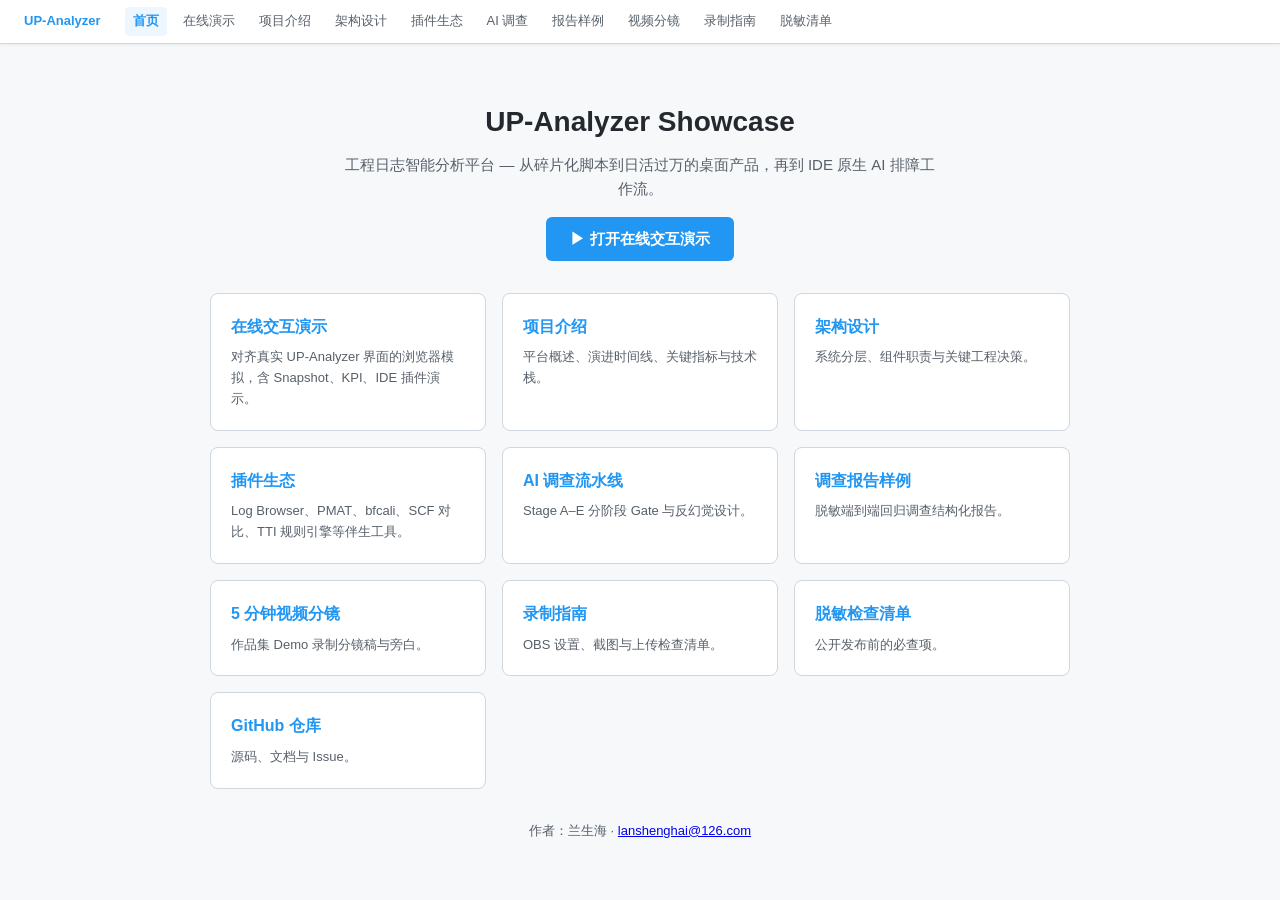
<file: docs/index.html>
<!DOCTYPE html>
<html lang="zh-CN">
<head>
  <meta charset="UTF-8">
  <meta name="viewport" content="width=device-width, initial-scale=1.0">
  <title>UP-Analyzer Showcase</title>
  <link rel="icon" href="assets/icon.png">
  <link rel="stylesheet" href="assets/site.css">
</head>
<body>
  <header id="site-nav"></header>
  <div class="doc-wrap">
    <div class="hub-hero">
      <h1>UP-Analyzer Showcase</h1>
      <p>工程日志智能分析平台 — 从碎片化脚本到日活过万的桌面产品，再到 IDE 原生 AI 排障工作流。</p>
      <a class="demo-banner" href="demo.html">▶ 打开在线交互演示</a>
    </div>
    <div class="hub-grid">
      <a class="hub-card" href="demo.html">
        <h3>在线交互演示</h3>
        <p>对齐真实 UP-Analyzer 界面的浏览器模拟，含 Snapshot、KPI、IDE 插件演示。</p>
      </a>
      <a class="hub-card" href="about.html">
        <h3>项目介绍</h3>
        <p>平台概述、演进时间线、关键指标与技术栈。</p>
      </a>
      <a class="hub-card" href="architecture.html">
        <h3>架构设计</h3>
        <p>系统分层、组件职责与关键工程决策。</p>
      </a>
      <a class="hub-card" href="up-analyzer-extra.html">
        <h3>插件生态</h3>
        <p>Log Browser、PMAT、bfcali、SCF 对比、TTI 规则引擎等伴生工具。</p>
      </a>
      <a class="hub-card" href="ai-investigation.html">
        <h3>AI 调查流水线</h3>
        <p>Stage A–E 分阶段 Gate 与反幻觉设计。</p>
      </a>
      <a class="hub-card" href="sample-report.html">
        <h3>调查报告样例</h3>
        <p>脱敏端到端回归调查结构化报告。</p>
      </a>
      <a class="hub-card" href="demo-video-script.html">
        <h3>5 分钟视频分镜</h3>
        <p>作品集 Demo 录制分镜稿与旁白。</p>
      </a>
      <a class="hub-card" href="recording-guide.html">
        <h3>录制指南</h3>
        <p>OBS 设置、截图与上传检查清单。</p>
      </a>
      <a class="hub-card" href="desensitization-checklist.html">
        <h3>脱敏检查清单</h3>
        <p>公开发布前的必查项。</p>
      </a>
      <a class="hub-card" href="https://github.com/lanshenghai/UP-Analyzer-showcase" target="_blank" rel="noopener">
        <h3>GitHub 仓库</h3>
        <p>源码、文档与 Issue。</p>
      </a>
    </div>
    <p style="text-align:center;color:#57606a;font-size:13px;margin-top:32px">
      作者：兰生海 · <a href="mailto:lanshenghai@126.com">lanshenghai@126.com</a>
    </p>
  </div>
  <script src="assets/md-page.js"></script>
  <script>injectSiteNav('index.html');</script>
</body>
</html>
</file>
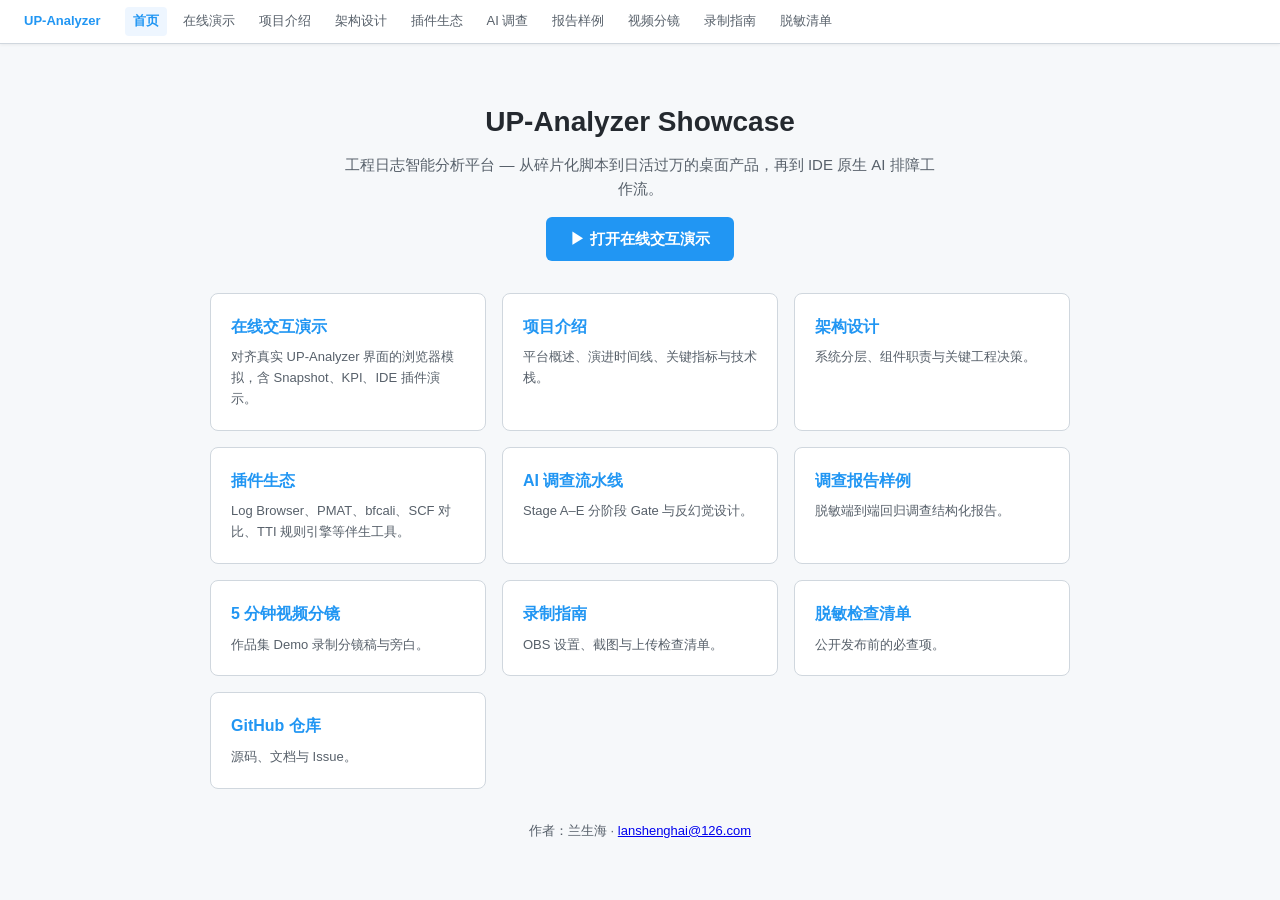
<file: docs/guide.html>
<!DOCTYPE html>
<html lang="zh-CN">
<head>
  <meta charset="UTF-8">
  <meta http-equiv="refresh" content="0; url=index.html">
  <title>跳转中…</title>
</head>
<body>
  <p><a href="index.html">前往首页</a></p>
</body>
</html>
</file>
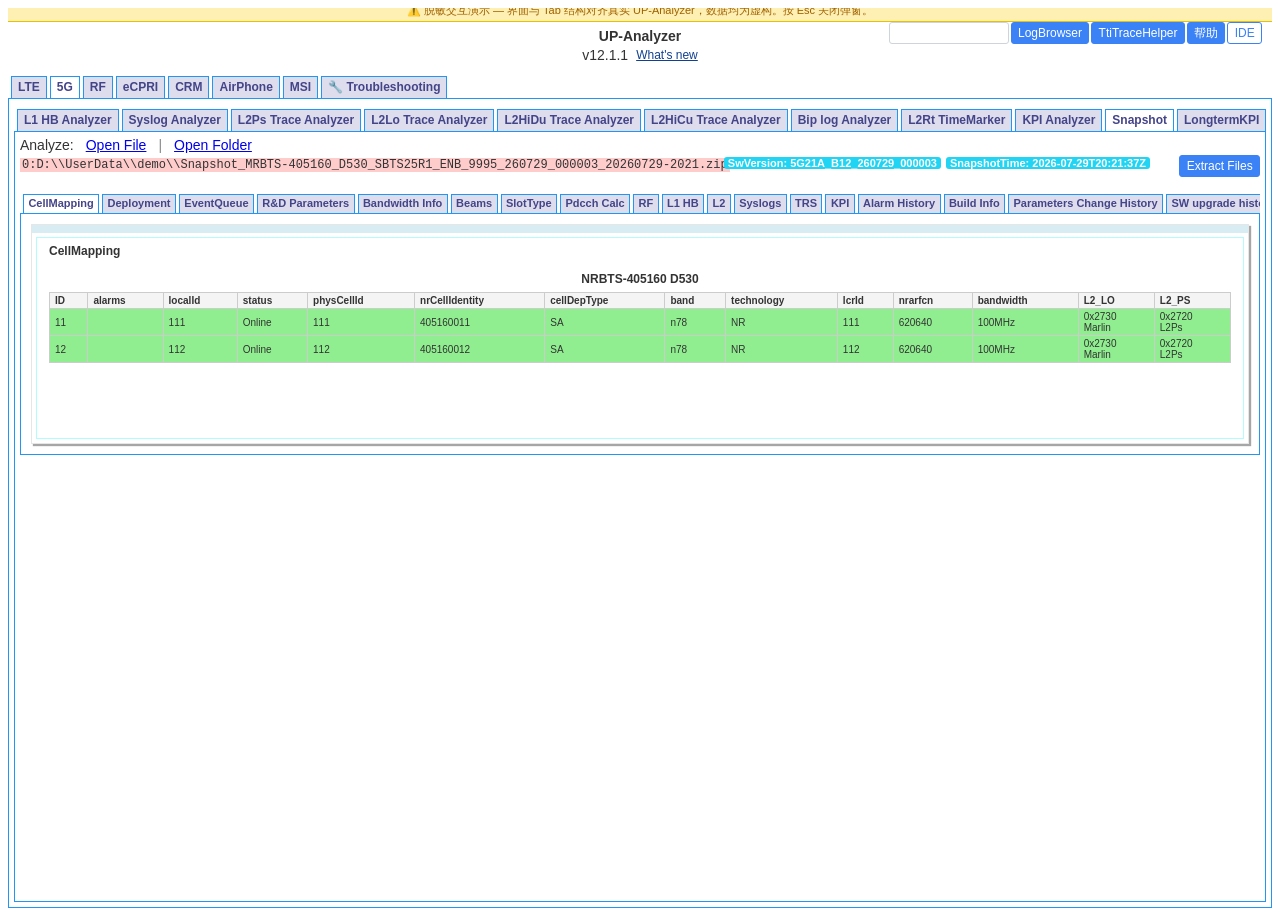
<file: docs/docs/demo.html>
<!DOCTYPE html>
<html lang="zh-CN">
<head>
  <meta charset="UTF-8">
  <meta http-equiv="refresh" content="0; url=../demo.html">
  <title>跳转中…</title>
</head>
<body>
  <p>页面地址已变更，正在跳转…</p>
  <p>若未自动跳转，请打开：<a href="../demo.html">demo.html</a></p>
  <p>正确地址：<a href="https://lanshenghai.github.io/UP-Analyzer-showcase/demo.html">lanshenghai.github.io/UP-Analyzer-showcase/demo.html</a></p>
</body>
</html>
</file>
<file: docs/assets/site.css>
/* UP-Analyzer Showcase — 文档站共用样式 */
:root {
  --bg: #f6f8fa;
  --card: #fff;
  --text: #24292f;
  --muted: #57606a;
  --accent: #2196F3;
  --border: #d0d7de;
  --nav-h: 44px;
  font-family: -apple-system, BlinkMacSystemFont, "Segoe UI", Roboto, "PingFang SC", "Microsoft YaHei", sans-serif;
}

* { box-sizing: border-box; margin: 0; padding: 0; }

body {
  background: var(--bg);
  color: var(--text);
  line-height: 1.6;
  font-size: 15px;
}

.site-nav {
  position: sticky;
  top: 0;
  z-index: 100;
  background: var(--card);
  border-bottom: 1px solid var(--border);
  height: var(--nav-h);
  display: flex;
  align-items: center;
  padding: 0 16px;
  gap: 8px;
  flex-wrap: wrap;
  box-shadow: 0 1px 3px rgba(0,0,0,.06);
}

.site-nav .brand {
  font-weight: 700;
  color: var(--accent);
  text-decoration: none;
  margin-right: 8px;
  white-space: nowrap;
}

.site-nav a {
  color: var(--muted);
  text-decoration: none;
  font-size: 13px;
  padding: 4px 8px;
  border-radius: 4px;
  white-space: nowrap;
}

.site-nav a:hover { background: #eef6ff; color: var(--accent); }
.site-nav a.active { color: var(--accent); font-weight: 600; background: #eef6ff; }

.doc-wrap {
  max-width: 900px;
  margin: 24px auto 48px;
  padding: 0 20px;
}

.doc-card {
  background: var(--card);
  border: 1px solid var(--border);
  border-radius: 8px;
  padding: 32px 40px;
  box-shadow: 0 1px 3px rgba(0,0,0,.04);
}

.doc-body h1 { font-size: 1.75rem; margin-bottom: 0.75rem; border-bottom: 1px solid var(--border); padding-bottom: 0.5rem; }
.doc-body h2 { font-size: 1.25rem; margin: 1.5rem 0 0.75rem; }
.doc-body h3 { font-size: 1.05rem; margin: 1.25rem 0 0.5rem; }
.doc-body p { margin: 0.75rem 0; }
.doc-body ul, .doc-body ol { margin: 0.5rem 0 0.75rem 1.5rem; }
.doc-body li { margin: 0.25rem 0; }
.doc-body blockquote {
  border-left: 4px solid var(--accent);
  padding: 8px 16px;
  margin: 1rem 0;
  background: #eef6ff;
  color: var(--muted);
}
.doc-body code {
  font-family: Consolas, "Courier New", monospace;
  background: #f0f3f6;
  padding: 2px 6px;
  border-radius: 4px;
  font-size: 0.9em;
}
.doc-body pre {
  background: #0d1117;
  color: #e6edf3;
  padding: 16px;
  border-radius: 6px;
  overflow-x: auto;
  margin: 1rem 0;
  font-size: 13px;
  line-height: 1.45;
}
.doc-body pre code { background: none; padding: 0; color: inherit; }
.doc-body table {
  width: 100%;
  border-collapse: collapse;
  margin: 1rem 0;
  font-size: 14px;
}
.doc-body th, .doc-body td {
  border: 1px solid var(--border);
  padding: 8px 12px;
  text-align: left;
}
.doc-body th { background: #f6f8fa; font-weight: 600; }
.doc-body a { color: #0969da; }
.doc-body hr { border: none; border-top: 1px solid var(--border); margin: 1.5rem 0; }

/* 导航首页卡片 */
.hub-grid {
  display: grid;
  grid-template-columns: repeat(auto-fill, minmax(260px, 1fr));
  gap: 16px;
  margin-top: 24px;
}
.hub-card {
  display: block;
  background: var(--card);
  border: 1px solid var(--border);
  border-radius: 8px;
  padding: 20px;
  text-decoration: none;
  color: inherit;
  transition: box-shadow .15s, border-color .15s;
}
.hub-card:hover {
  border-color: var(--accent);
  box-shadow: 0 4px 12px rgba(33,150,243,.12);
}
.hub-card h3 { color: var(--accent); margin-bottom: 8px; font-size: 1rem; }
.hub-card p { color: var(--muted); font-size: 13px; margin: 0; }

.hub-hero {
  text-align: center;
  padding: 32px 0 8px;
}
.hub-hero h1 { font-size: 1.75rem; margin-bottom: 8px; }
.hub-hero p { color: var(--muted); max-width: 600px; margin: 0 auto; }

.demo-banner {
  display: inline-block;
  margin-top: 16px;
  padding: 10px 24px;
  background: var(--accent);
  color: #fff;
  text-decoration: none;
  border-radius: 6px;
  font-weight: 600;
}
.demo-banner:hover { background: #1976D2; }

.loading { color: var(--muted); padding: 40px; text-align: center; }

@media (max-width: 640px) {
  .doc-card { padding: 20px 16px; }
  .site-nav { height: auto; padding: 8px; }
}
</file>
